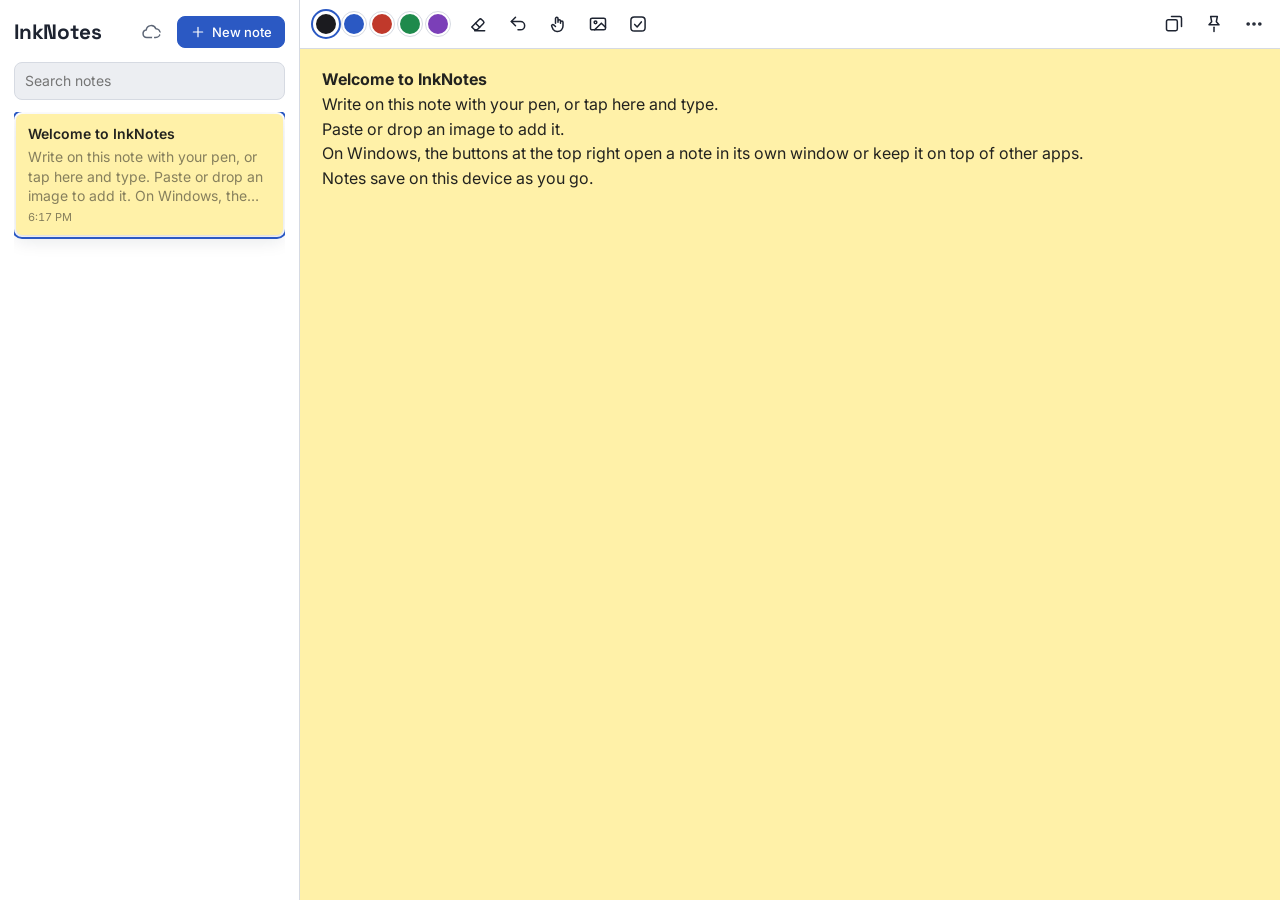
<file: app/index.html>
<!doctype html>
<html lang="en">
<head>
  <meta charset="utf-8">
  <meta name="viewport" content="width=device-width, initial-scale=1, viewport-fit=cover">
  <title>InkNotes</title>
  <meta name="description" content="Sticky notes you can write on with a pen, type in, and paste images into.">
  <meta name="theme-color" content="#f2d75c">
  <link rel="manifest" href="manifest.webmanifest">
  <link rel="icon" href="icons/icon.svg" type="image/svg+xml">
  <link rel="apple-touch-icon" href="icons/icon-192.png">
  <link rel="preconnect" href="https://fonts.googleapis.com">
  <link rel="stylesheet" href="https://fonts.googleapis.com/css2?family=Inter:wght@400;500;600&family=Space+Grotesk:wght@600;700&display=swap">
  <link rel="stylesheet" href="styles.css">
</head>
<body>
<div class="app" id="app" data-view="list" data-mode="main">

  <aside class="list-pane" aria-label="Notes">
    <header class="list-head">
      <h1>InkNotes</h1>
      <button class="icon-btn sync-btn" id="syncBtn" type="button" data-state="signedOut" aria-label="OneDrive sync" title="OneDrive sync" hidden>
        <svg viewBox="0 0 24 24" aria-hidden="true"><path d="M7 18.5a4.5 4.5 0 0 1-.7-8.95A6 6 0 0 1 17.8 8a4.75 4.75 0 0 1-.3 10.5z"/></svg>
      </button>
      <button class="btn primary" id="newNote" type="button">
        <svg viewBox="0 0 24 24" aria-hidden="true"><path d="M12 5v14M5 12h14"/></svg>New note
      </button>
    </header>
    <input class="search" id="search" type="search" placeholder="Search notes" aria-label="Search notes" autocomplete="off">
    <div class="cards" id="cards"></div>
    <p class="storage-note" id="storageNote" hidden></p>
  </aside>

  <main class="editor-pane" id="editorPane">
    <section class="note-view" id="noteView" aria-label="Note">
      <div class="toolbar" role="toolbar" aria-label="Note tools">
        <button class="icon-btn back-btn" id="back" type="button" aria-label="All notes" title="All notes">
          <svg viewBox="0 0 24 24" aria-hidden="true"><path d="M15 18l-6-6 6-6"/></svg>
        </button>
        <button class="icon-btn note-window-only" id="newFromWindow" type="button" aria-label="New note" title="New note">
          <svg viewBox="0 0 24 24" aria-hidden="true"><path d="M12 5v14M5 12h14"/></svg>
        </button>
        <div class="inks" id="inks" role="group" aria-label="Ink colour"></div>
        <button class="icon-btn" id="eraser" type="button" aria-pressed="false" aria-label="Eraser" title="Eraser (the pen's side button also erases)">
          <svg viewBox="0 0 24 24" aria-hidden="true"><path d="M8 20h12M4.5 15.5l9-9a2 2 0 0 1 2.8 0l2.2 2.2a2 2 0 0 1 0 2.8L11 19H8z"/><path d="M9 11l5 5"/></svg>
        </button>
        <button class="icon-btn" id="undo" type="button" aria-label="Undo ink" title="Undo ink (Ctrl+Z)">
          <svg viewBox="0 0 24 24" aria-hidden="true"><path d="M9 14L4 9l5-5"/><path d="M4 9h11a5 5 0 0 1 0 10h-3"/></svg>
        </button>
        <button class="icon-btn" id="touchInk" type="button" aria-pressed="false" aria-label="Draw with finger or mouse" title="Off: only the pen draws. On: finger and mouse draw too (palms are still ignored while the pen is near).">
          <svg viewBox="0 0 24 24" aria-hidden="true"><path d="M9 11V5.5a1.5 1.5 0 0 1 3 0V10m0-1.5a1.5 1.5 0 0 1 3 0V11m0-1a1.5 1.5 0 0 1 3 0v4.5a6.5 6.5 0 0 1-6.5 6.5h-.8a5.5 5.5 0 0 1-4.6-2.5L4.6 15a1.5 1.5 0 0 1 2.3-1.9L9 15"/></svg>
        </button>
        <button class="icon-btn" id="addImage" type="button" aria-label="Add image" title="Add image (you can also paste or drop one)">
          <svg viewBox="0 0 24 24" aria-hidden="true"><rect x="3" y="5" width="18" height="14" rx="2"/><circle cx="9" cy="10" r="1.6"/><path d="M21 16l-5-5-8 8"/></svg>
        </button>
        <input type="file" id="imageFile" accept="image/*" multiple hidden>
        <button class="icon-btn" id="makeTask" type="button" aria-label="Make a task" title="Make a task in InkTasks (from the selected text, or from this note)">
          <svg viewBox="0 0 24 24" aria-hidden="true"><rect x="3.5" y="3.5" width="17" height="17" rx="4"/><path d="M8 12.5l3 3 5-6"/></svg>
        </button>
        <span class="spacer"></span>
        <button class="icon-btn desktop-only" id="popout" type="button" aria-label="Open in its own window" title="Open in its own window (resizable)">
          <svg viewBox="0 0 24 24" aria-hidden="true"><rect x="3" y="7" width="13" height="13" rx="2"/><path d="M9 3h10a2 2 0 0 1 2 2v10"/></svg>
        </button>
        <button class="icon-btn pin-only" id="pin" type="button" aria-pressed="false" aria-label="Keep on top" title="Keep on top of other windows">
          <svg viewBox="0 0 24 24" aria-hidden="true"><path d="M12 16v5"/><path d="M8 3h8l-1.2 6.2L18 13H6l3.2-3.8z"/></svg>
        </button>
        <details class="menu" id="menu">
          <summary class="icon-btn" aria-label="Note options" title="Note colour, pen settings, delete">
            <svg viewBox="0 0 24 24" aria-hidden="true"><circle cx="5" cy="12" r="1.3"/><circle cx="12" cy="12" r="1.3"/><circle cx="19" cy="12" r="1.3"/></svg>
          </summary>
          <div class="menu-panel">
            <div class="field">
              <span class="label">Note colour</span>
              <div class="papers" id="papers" role="group" aria-label="Note colour"></div>
            </div>
            <div class="field">
              <label class="label" for="size">Pen size <output id="sizeVal"></output></label>
              <input type="range" id="size" min="1" max="12" step="0.5">
            </div>
            <div class="field">
              <label class="label" for="smooth">Smooth <output id="smoothVal"></output></label>
              <input type="range" id="smooth" min="0" max="100" step="5">
              <span class="hint">About 1.8 px suits Surface pens; off suits the S Pen. Saved on this device.</span>
            </div>
            <div class="field">
              <label class="label" for="curve">Pressure feel <output id="curveVal"></output></label>
              <input type="range" id="curve" min="0" max="100" step="1">
            </div>
            <div class="field">
              <span class="label">Pen on the note</span>
              <div class="seg" id="penMode" role="group" aria-label="Pen on the note">
                <button type="button" data-mode="ink" aria-pressed="true">Ink</button>
                <button type="button" data-mode="text" aria-pressed="false">Text</button>
              </div>
              <span class="hint" id="penModeHint"></span>
            </div>
            <button class="btn danger" id="deleteNote" type="button">Delete note</button>
          </div>
        </details>
      </div>

      <div class="scroller" id="scroller">
        <div class="page" id="page">
          <canvas class="paper" id="paper" width="1" height="1" aria-hidden="true"></canvas>
          <div class="body" id="body" contenteditable="true" spellcheck="true" role="textbox" aria-multiline="true"
               aria-label="Note text" data-placeholder="Write with your pen, or type here."></div>
          <canvas class="ink" id="ink" aria-hidden="true"></canvas>
        </div>
      </div>
    </section>

    <div class="pinned-msg" id="pinnedMsg" hidden>
      <p>This note is floating on top of your other windows.</p>
      <button class="btn" id="unpin" type="button">Bring it back here</button>
    </div>
    <div class="empty-msg" id="emptyMsg" hidden>
      <p>No note open.</p>
    </div>
  </main>
</div>

<div class="toast" id="toast" role="status" hidden>
  <span id="toastText"></span>
  <button class="btn" id="toastAction" type="button" hidden>Undo</button>
</div>

<script type="module" src="js/app.js"></script>
</body>
</html>
</file>
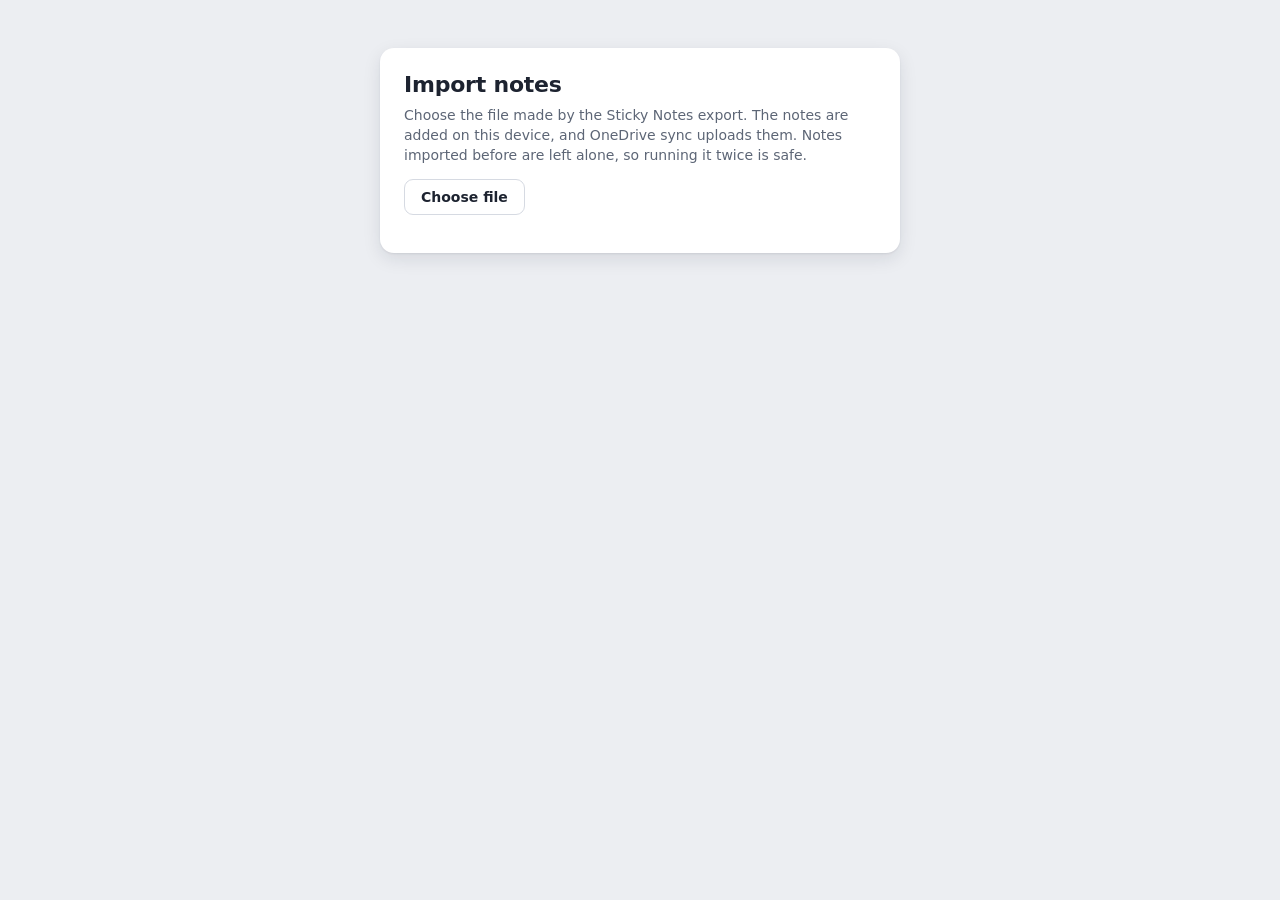
<file: app/import.html>
<!doctype html>
<html lang="en">
<head>
  <meta charset="utf-8">
  <meta name="viewport" content="width=device-width, initial-scale=1">
  <title>Import notes</title>
  <link rel="icon" href="icons/icon.svg" type="image/svg+xml">
  <link rel="stylesheet" href="styles.css">
  <style>
    body { min-height: 100vh; display: grid; place-items: start center; padding: 48px 16px; }
    main { width: min(520px, 100%); background: var(--panel); border-radius: 14px; box-shadow: var(--shadow); padding: 24px; }
    h1 { font: 700 22px/1.2 var(--font-display); margin: 0 0 8px; }
    p { color: var(--muted); margin: 0 0 14px; }
    .facts { margin: 0 0 16px; padding: 0; list-style: none; display: grid; gap: 4px; }
    .facts b { color: var(--fg); }
    .actions { display: flex; gap: 10px; flex-wrap: wrap; align-items: center; }
    .imp-btn { font: 600 14px var(--font-body); padding: 9px 16px; border-radius: 9px; border: 1px solid var(--line); background: var(--panel); color: var(--fg); cursor: pointer; text-decoration: none; }
    .imp-btn.primary { background: var(--accent); color: var(--accent-fg); border-color: var(--accent); }
    .imp-btn:disabled { opacity: .5; cursor: default; }
    progress { width: 100%; margin-top: 14px; }
    .err { color: var(--danger); }
  </style>
</head>
<body>
<main>
  <h1>Import notes</h1>
  <p id="intro">Choose the file made by the Sticky Notes export. The notes are added on this device, and OneDrive sync uploads them. Notes imported before are left alone, so running it twice is safe.</p>
  <ul class="facts" id="facts" hidden></ul>
  <div class="actions">
    <label class="imp-btn" id="pickLabel">Choose file<input type="file" id="pick" accept=".json,application/json" hidden></label>
    <button class="imp-btn primary" id="go" type="button" hidden>Import</button>
    <a class="imp-btn" id="open" href="./" hidden>Open InkNotes</a>
  </div>
  <progress id="bar" hidden></progress>
  <p id="status" role="status" aria-live="polite"></p>
</main>
<script type="module" src="js/import.js"></script>
</body>
</html>
</file>
<file: app/styles.css>
/* Layout: notes list beside the open note on wide screens; one pane at a time on phones.
   A note opened in its own window (or floating on top) shows only the note. */
:root {
  --bg: #eceef2;
  --panel: #ffffff;
  --fg: #1d2330;
  --muted: #5d6676;
  --line: #d6dae2;
  --accent: #2b59c3;
  --accent-fg: #ffffff;
  --danger: #b83227;
  --shadow: 0 1px 2px rgba(20, 30, 50, .08), 0 6px 18px rgba(20, 30, 50, .10);
  --note-fg: #23231f;
  --note-muted: rgba(35, 35, 31, .55);
  --paper-yellow: #fff1a8;
  --paper-green: #cdf0c4;
  --paper-pink: #ffd0e2;
  --paper-blue: #cfe6ff;
  --paper-purple: #e2d6ff;
  --paper-gray: #e9e9e6;
  --font-display: "Space Grotesk", "Segoe UI", system-ui, sans-serif;
  --font-body: "Inter", "Segoe UI", system-ui, sans-serif;
  color-scheme: light;
}
@media (prefers-color-scheme: dark) {
  :root:not([data-theme="light"]) {
    --bg: #141820; --panel: #1d2330; --fg: #e6e9ef; --muted: #9aa3b3; --line: #2e3646;
    --accent: #7ea2ff; --accent-fg: #0f1420; --danger: #ff8a7a;
    --shadow: 0 1px 2px rgba(0, 0, 0, .4), 0 6px 18px rgba(0, 0, 0, .35);
    --paper-yellow: #efdf8e; --paper-green: #b9dcb0; --paper-pink: #ecbccf;
    --paper-blue: #b8d2ee; --paper-purple: #cdc0ec; --paper-gray: #d6d6d2;
    color-scheme: dark;
  }
}
:root[data-theme="dark"] {
  --bg: #141820; --panel: #1d2330; --fg: #e6e9ef; --muted: #9aa3b3; --line: #2e3646;
  --accent: #7ea2ff; --accent-fg: #0f1420; --danger: #ff8a7a;
  --shadow: 0 1px 2px rgba(0, 0, 0, .4), 0 6px 18px rgba(0, 0, 0, .35);
  --paper-yellow: #efdf8e; --paper-green: #b9dcb0; --paper-pink: #ecbccf;
  --paper-blue: #b8d2ee; --paper-purple: #cdc0ec; --paper-gray: #d6d6d2;
  color-scheme: dark;
}

* { box-sizing: border-box; }
html, body { height: 100%; margin: 0; }
body { background: var(--bg); color: var(--fg); font: 14px/1.4 var(--font-body); }
[hidden] { display: none !important; }
svg { width: 20px; height: 20px; fill: none; stroke: currentColor; stroke-width: 1.8; stroke-linecap: round; stroke-linejoin: round; flex: none; }

/* ---------- shell ---------- */
.app { height: 100%; display: grid; grid-template-columns: minmax(240px, 300px) 1fr; }
.app[data-mode="note"] { grid-template-columns: 1fr; }
.app[data-mode="note"] .list-pane { display: none; }

.list-pane {
  display: flex; flex-direction: column; gap: 12px; min-height: 0;
  background: var(--panel); border-right: 1px solid var(--line);
  padding-block: max(14px, env(safe-area-inset-top, 0px)) 0;
  padding-left: max(14px, env(safe-area-inset-left, 0px));
  padding-right: 14px;
}
.list-head { display: flex; align-items: center; justify-content: space-between; gap: 8px; }
h1 { font: 700 1.3rem/1 var(--font-display); margin: 0; letter-spacing: -.01em; }
.search {
  width: 100%; font: inherit; color: var(--fg); background: var(--bg);
  border: 1px solid var(--line); border-radius: 8px; padding: 8px 10px;
}
.cards { flex: 1; min-height: 0; overflow: auto; display: flex; flex-direction: column; gap: 10px; padding: 2px 2px 16px; }
.cards .empty { color: var(--muted); padding: 8px 2px; }
.card {
  appearance: none; border: 0; text-align: left; font: inherit; cursor: pointer; width: 100%;
  display: flex; flex-direction: column; gap: 4px;
  background: var(--paper, var(--paper-yellow)); color: var(--note-fg);
  border-radius: 6px; padding: 10px 12px; box-shadow: var(--shadow);
  forced-color-adjust: none;
}
.card[aria-current="true"] { outline: 2px solid var(--accent); outline-offset: 2px; }
.card .title { font-weight: 600; overflow: hidden; text-overflow: ellipsis; white-space: nowrap; }
.card .snippet { color: var(--note-muted); overflow: hidden; display: -webkit-box; -webkit-line-clamp: 3; -webkit-box-orient: vertical; word-break: break-word; }
.card .thumb { width: 100%; height: 56px; display: block; }
.card .time { font-size: 11px; color: var(--note-muted); font-variant-numeric: tabular-nums; }
.storage-note { font-size: 12px; color: var(--danger); margin: 0 0 12px; }

.editor-pane { display: flex; flex-direction: column; min-width: 0; min-height: 0; background: var(--bg); }
.note-view { flex: 1; min-height: 0; display: flex; flex-direction: column; --paper: var(--paper-yellow); }

/* ---------- toolbar ---------- */
.toolbar {
  display: flex; flex-wrap: wrap; align-items: center; gap: 2px 4px;
  padding-block: max(6px, env(safe-area-inset-top, 0px)) 6px;
  padding-left: max(8px, env(safe-area-inset-left, 0px));
  padding-right: max(8px, env(safe-area-inset-right, 0px));
  background: var(--panel); border-bottom: 1px solid var(--line);
}
.spacer { flex: 1; }
.icon-btn {
  appearance: none; display: inline-flex; align-items: center; justify-content: center;
  width: 36px; height: 36px; border-radius: 8px; border: 0; background: transparent; color: var(--fg); cursor: pointer;
  list-style: none;
}
.icon-btn::-webkit-details-marker { display: none; }
.icon-btn:hover { background: var(--bg); }
.icon-btn[aria-pressed="true"] { background: var(--accent); color: var(--accent-fg); }
.back-btn, .note-window-only { display: none; }
.app[data-mode="note"] .note-window-only { display: inline-flex; }
.inks { display: flex; align-items: center; gap: 4px; padding: 0 6px; }
.swatch {
  appearance: none; width: 24px; height: 24px; border-radius: 50%; padding: 0; cursor: pointer;
  border: 2px solid var(--panel); outline: 1px solid var(--line); forced-color-adjust: none;
}
.swatch.sq { border-radius: 6px; width: 30px; height: 30px; }
.swatch[aria-pressed="true"] { outline: 2px solid var(--accent); outline-offset: 1px; }

.btn {
  appearance: none; display: inline-flex; align-items: center; gap: 6px;
  font: 500 13px var(--font-body); color: var(--fg); background: transparent; cursor: pointer;
  border: 1px solid var(--line); border-radius: 8px; padding: 7px 12px;
}
.btn svg { width: 16px; height: 16px; }
.btn.primary { background: var(--accent); color: var(--accent-fg); border-color: var(--accent); }
.btn.danger { color: var(--danger); border-color: var(--danger); justify-content: center; }
.btn.danger.armed { background: var(--danger); color: var(--panel); }
button:focus-visible, summary:focus-visible, input:focus-visible { outline: 2px solid var(--accent); outline-offset: 2px; }

.menu { position: relative; }
.menu-panel {
  position: absolute; right: 0; top: 42px; z-index: 20; width: min(280px, calc(100vw - 24px));
  display: grid; gap: 14px; padding: 14px;
  background: var(--panel); border: 1px solid var(--line); border-radius: 12px; box-shadow: var(--shadow);
}
.field { display: grid; gap: 6px; }
.label { font-size: 11px; font-weight: 600; text-transform: uppercase; letter-spacing: .06em; color: var(--muted); display: flex; justify-content: space-between; }
.label output { font-weight: 500; text-transform: none; letter-spacing: 0; color: var(--fg); font-variant-numeric: tabular-nums; }
.hint { font-size: 12px; color: var(--muted); }
.papers { display: flex; gap: 6px; flex-wrap: wrap; }
input[type="range"] { width: 100%; accent-color: var(--accent); }

/* ---------- the note ---------- */
.scroller { flex: 1; min-height: 0; overflow: auto; background: var(--paper); overscroll-behavior: contain; forced-color-adjust: none; }
.page { position: relative; min-height: 100%; touch-action: none; }
.page canvas.paper { position: absolute; inset: 0; width: 100%; height: 100%; z-index: 0; display: block; }
.page canvas.ink { position: absolute; inset: 0; width: 100%; height: 100%; z-index: 2; display: block; pointer-events: none; }
/* While the pen hovers, the ink layer takes it, so Windows / Samsung handwriting-to-text
   doesn't see a text box under the pen. Fingers, mouse and keyboard still reach the text. */
.page.pen-near canvas.ink { pointer-events: auto; cursor: crosshair; }
.body {
  position: relative; z-index: 1; min-height: 100%;
  padding: 18px max(22px, env(safe-area-inset-right, 0px)) 48px max(22px, env(safe-area-inset-left, 0px));
  color: var(--note-fg); font: 16px/1.55 var(--font-body); outline: none;
  white-space: pre-wrap; overflow-wrap: anywhere; caret-color: var(--note-fg);
}
.body:empty:not(.inked)::before { content: attr(data-placeholder); color: var(--note-muted); pointer-events: none; }
.body img { display: block; max-width: 100%; height: auto; margin: 8px 0; border-radius: 3px; }
.body img.loading { min-height: 40px; background: rgba(0, 0, 0, .06); }

.pinned-msg, .empty-msg {
  flex: 1; display: flex; flex-direction: column; align-items: center; justify-content: center; gap: 12px;
  color: var(--muted); padding: 24px; text-align: center;
}

.toast {
  position: fixed; left: 50%; transform: translateX(-50%); z-index: 50;
  bottom: max(16px, env(safe-area-inset-bottom, 0px));
  display: flex; align-items: center; gap: 12px; max-width: calc(100vw - 32px);
  background: var(--fg); color: var(--bg); border-radius: 10px; padding: 10px 12px 10px 16px; box-shadow: var(--shadow);
}
.toast .btn { color: var(--bg); border-color: currentColor; padding: 4px 10px; }

/* Floating (always-on-top) window holds only the note. */
body.pip { display: flex; flex-direction: column; }
body.pip .note-view { flex: 1; }
body.pip .back-btn, body.pip .popout-btn { display: none; }

/* ---------- phones ---------- */
@media (max-width: 760px) {
  .app { grid-template-columns: 1fr; }
  .app[data-mode="main"][data-view="editor"] .list-pane { display: none; }
  .app[data-mode="main"][data-view="list"] .editor-pane { display: none; }
  .app[data-mode="main"] .back-btn { display: inline-flex; }
  .list-pane { border-right: 0; padding-right: max(14px, env(safe-area-inset-right, 0px)); }
}
@media (prefers-reduced-motion: no-preference) {
  .card { transition: box-shadow .15s ease; }
}

/* ---------- OneDrive sync ---------- */
.list-head h1 { margin-right: auto; }
.sync-btn { position: relative; color: var(--muted); }
.sync-btn::after {
  content: ""; position: absolute; right: 5px; bottom: 6px; width: 8px; height: 8px; border-radius: 50%;
  border: 2px solid var(--panel); background: transparent;
}
.sync-btn[data-state="ok"] { color: var(--fg); }
.sync-btn[data-state="ok"]::after { background: #2e9d5b; }
.sync-btn[data-state="syncing"] { color: var(--accent); }
.sync-btn[data-state="syncing"]::after { background: var(--accent); animation: sync-pulse 1s ease-in-out infinite alternate; }
.sync-btn[data-state="error"]::after, .sync-btn[data-state="reauth"]::after,
.sync-btn[data-state="needsPassphrase"]::after, .sync-btn[data-state="needsNewPassphrase"]::after { background: var(--danger); }
.sync-btn[data-state="offline"]::after { background: var(--muted); }
@keyframes sync-pulse { to { opacity: .3; } }
@media (prefers-reduced-motion: reduce) { .sync-btn[data-state="syncing"]::after { animation: none; } }

.sheet {
  width: min(440px, calc(100vw - 32px)); padding: 0; border: 1px solid var(--line); border-radius: 14px;
  background: var(--panel); color: var(--fg); box-shadow: var(--shadow);
}
.sheet::backdrop { background: rgba(10, 14, 22, .45); }
.sheet-body { display: grid; gap: 12px; padding: 20px; }
.sheet h2 { margin: 0; font: 700 18px/1.2 var(--font-display); }
.sheet p { margin: 0; }
.sheet-actions { display: flex; align-items: center; gap: 8px; flex-wrap: wrap; margin-top: 4px; }
.sheet-actions .spacer { flex: 1; }
.input {
  font: inherit; color: var(--fg); background: var(--bg); border: 1px solid var(--line);
  border-radius: 8px; padding: 9px 10px; width: 100%;
}
.input:focus-visible { outline: 2px solid var(--accent); outline-offset: 1px; }
.form-error { color: var(--danger); font-size: 13px; }
.seg { display: flex; border: 1px solid var(--line); border-radius: 8px; overflow: hidden; }
.seg button {
  flex: 1; font: inherit; font-weight: 500; color: var(--fg); background: none; border: 0;
  padding: 7px 10px; cursor: pointer;
}
.seg button + button { border-left: 1px solid var(--line); }
.seg button[aria-pressed="true"] { background: var(--accent); color: var(--accent-fg); }
.btn.link { border-color: transparent; background: none; color: var(--muted); padding-inline: 4px; text-decoration: underline; }
.btn.link.armed { color: var(--danger); }

/* Phones zoom in on any text box with text smaller than 16px when it gets focus, and stay zoomed. */
@media (pointer: coarse) {
  input:not(#_), select:not(#_), textarea:not(#_) { font-size: 16px; }
}
</file>
